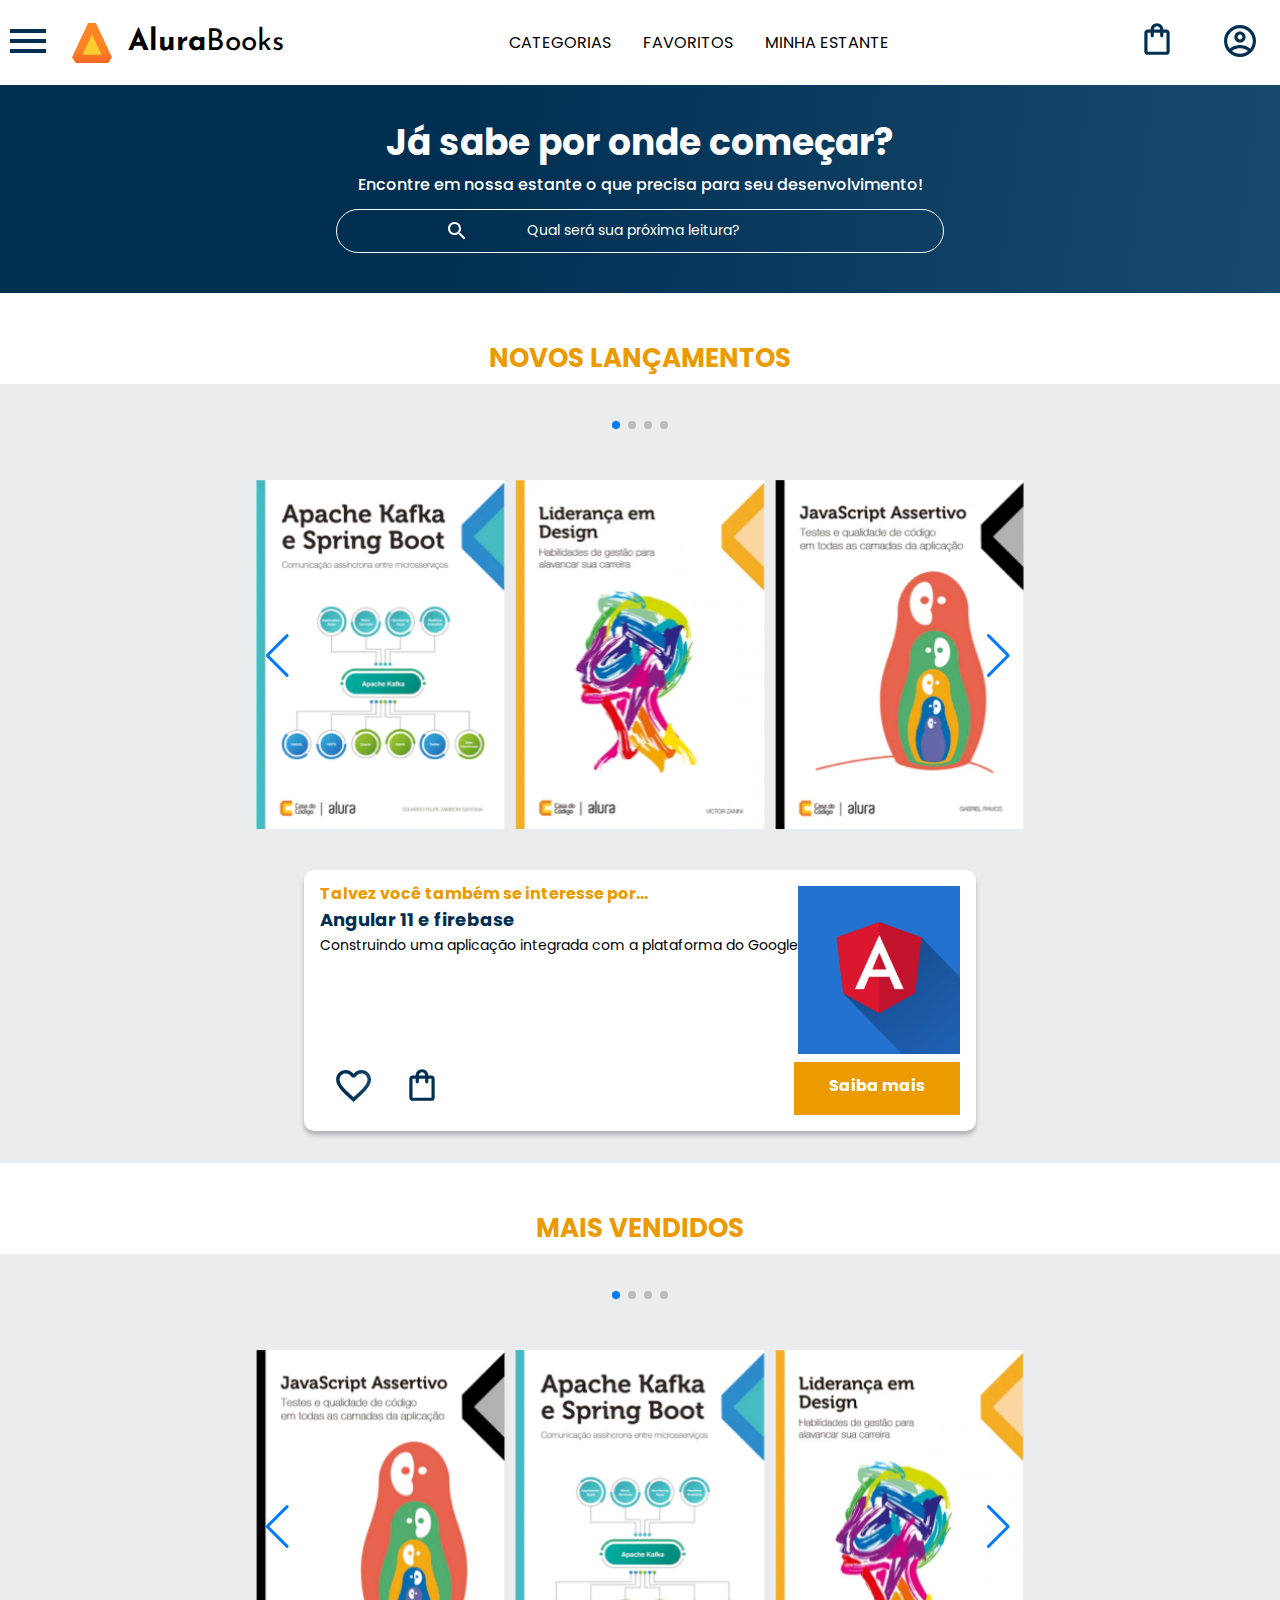
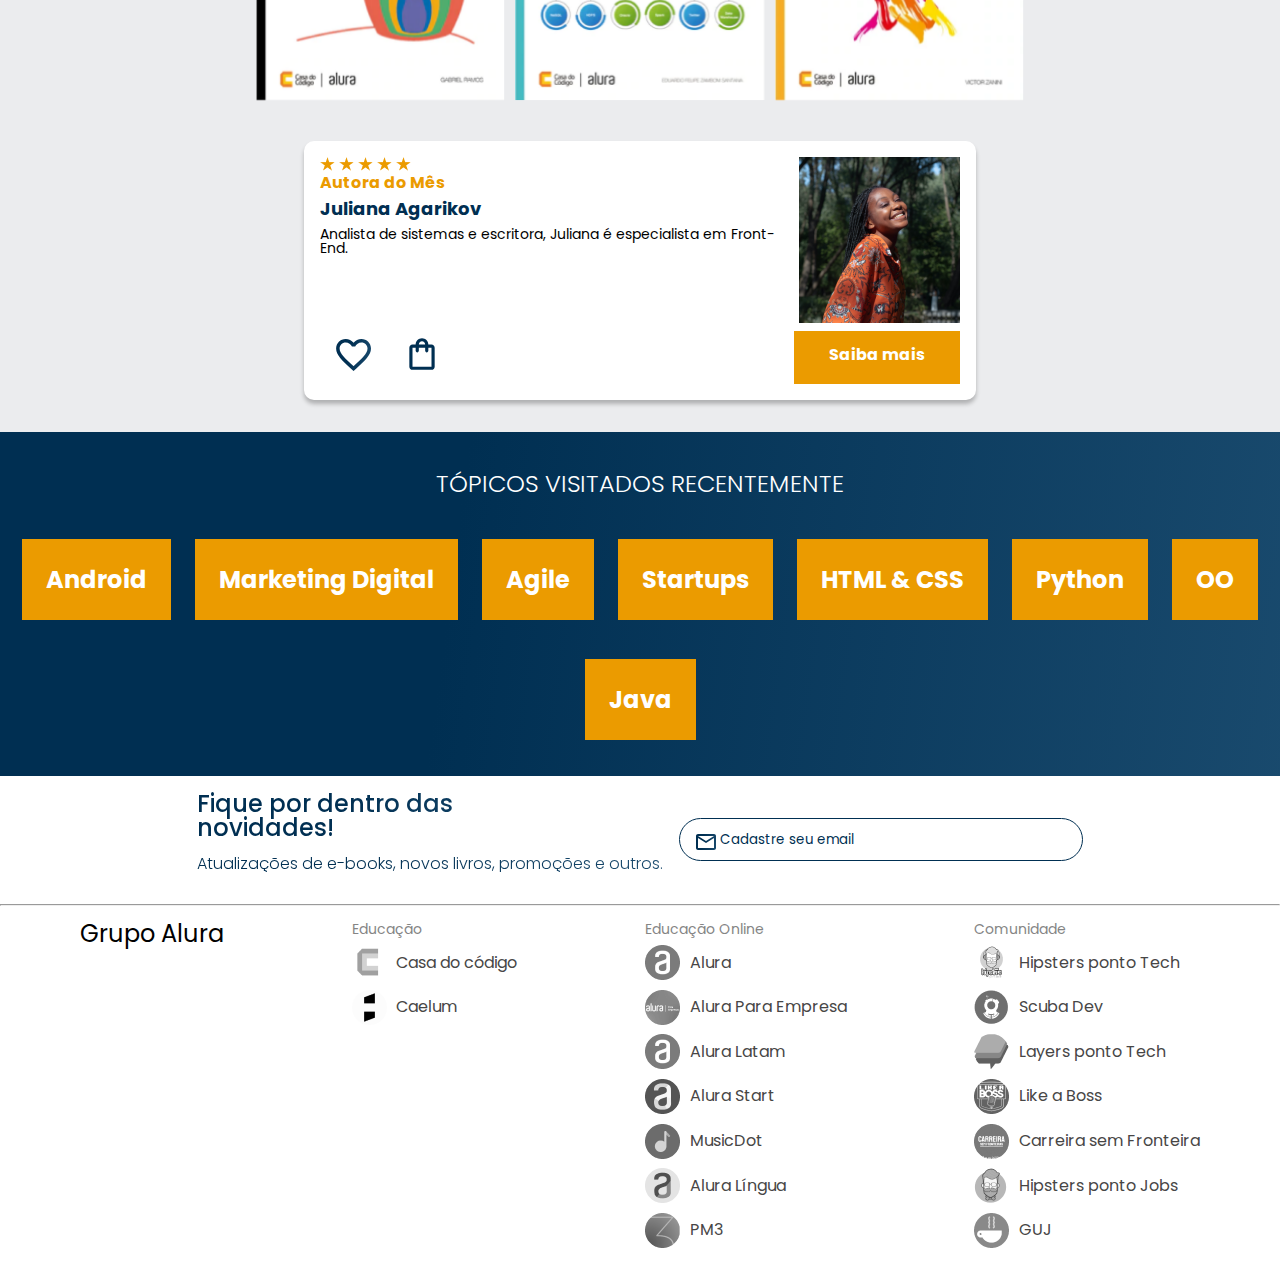
<file: index.html>
<!DOCTYPE html>
<html>

<head>
    <meta charset="UTF-8">
    <meta name="viewport" content="width=device-width, initial-scale=1.0">
    <title>AluraBooks</title>
    <link rel="stylesheet" href="reset.css">
    <link rel="icon" href="img/Logo.svg">
    <link rel="preconnect" href="https://fonts.googleapis.com">
    <link rel="preconnect" href="https://fonts.gstatic.com" crossorigin>
    <link href="https://fonts.googleapis.com/css2?family=Inter:wght@400;700&family=Montserrat+Alternates:wght@300&family=Poppins:wght@300;400;500;700&display=swap" rel="stylesheet">
    <link rel="stylesheet" href="https://cdn.jsdelivr.net/npm/swiper@8/swiper-bundle.min.css"/>
    <link rel="preconnect" href="https://fonts.googleapis.com">
    <link rel="preconnect" href="https://fonts.gstatic.com" crossorigin>
    <link href="https://fonts.googleapis.com/css2?family=Inter:wght@400;700&family=Josefin+Sans:wght@400;700&display=swap" rel="stylesheet">
    <link rel="stylesheet" href="styles.css">

   
</head>

<body>
    <header class="cabeçalho">
      <div class="container"> 
        <input type="checkbox" id="menu" class="container__botao">
        <label for="menu" class="container__rotulo">
       <span class="cabeçalho__menu-hamburguer container__imagem"></span> 
    </label>

    <ul class="lista-menu">
      <li class="lista-menu__titulo">Categorias</li>
      <li class="lista-menu__item"><a href="#" class="lista-menu__link">Programação</a>
      </li>
      <li class="lista-menu__item"><a href="#" class="lista-menu__link">Front-End</a>
      </li>
      <li class="lista-menu__item"><a href="#" class="lista-menu__link">Infraestrutura</a>
      </li>
      <li class="lista-menu__item"><a href="#" class="lista-menu__link">Busines</a>
      </li>
      <li class="lista-menu__item"><a href="#" class="lista-menu__link">Design & UX</a>
      </li>
  </ul>
    
       <img src="img/Logo.svg" alt="Logo da ArulaBooks" class="container__imagem">
       <h1 class="container__titulo"><b class="container__titulo--negrito">Alura</b>Books</h1>
      </div>

      <ul class="opções">
        <input type="checkbox" id="opções__menu" class="opções__botão">
        <label for="opções__menu" class="opções__rotulo">
        <li class="opções__item">Categorias</li>
      </label>

      <ul class="lista-menu">
        <li class="lista-menu__item"><a href="#" class="lista-menu__link">Programação</a></li>
        <li class="lista-menu__item"><a href="#" class="lista-menu__link">Front-End</a></li>
        <li class="lista-menu__item"><a href="#" class="lista-menu__link">Infraestrutura</a></li>
        <li class="lista-menu__item"><a href="#" class="lista-menu__link">Busines</a></li>
        <li class="lista-menu__item"><a href="#" class="lista-menu__link">Design & UX</a></li>
    </ul>

        <li class="opções__item" <a href="#" class="opções__link">Favoritos</a></li>
        <li class="opções__item" <a href="#" class="opções__link">Minha estante</a></li>
      </ul>

      <div class="container">
       <a href="#"><img src="img/Favoritos.svg" alt="Meus favoritos"
          class="container__imagem container__imagem-transparente" >
        </a>
       <a href="#" class="container__link">
        <img src="img/Compras.svg" alt="Carrinhos de compras"  class="container__imagem">
        <p class="container__texto">Minha sacola</p>

      </a>
       <a href="#" class="container__link">
        <img src="img/Usuário.svg" alt="Meu perfil"  class="container__imagem">
        <p class="container__texto">Meu perfil</p>
      </a>
       </div>

    </header>

     <section class="banner">
     <h2 class="banner__titulo">Já sabe por onde começar?</h2>
     <p  class="banner__texto">Encontre em nossa estante o que precisa para seu desenvolvimento!</p>
     <input type="search" class="banner__pesquisa" placeholder="Qual será sua próxima leitura?">
    </section>

    <section class="carrossel">
        <h2 class="carrossel__titulo">Novos lançamentos</h2>
        <!-- Slider main container -->
<div class="carrossel__container">
<div class="swiper">
    <!-- Additional required wrapper -->
    <!-- If we need pagination -->
    <div class="swiper-pagination"></div>
    <div class="swiper-wrapper">
      <!-- Slides -->
      <div class="swiper-slide"><img src="img/ApacheKafka.png" alt="Livro sobre apache kafka e spring boot da Alura books"></div>
      <div class="swiper-slide"><img src="img/Liderança.png" alt="Livro sobre liderança em design da Alura books"></div>
      <div class="swiper-slide"><img src="img/Javascript.png" alt="Livro assertivo de Javascript da Alura books"></div>
      <div class="swiper-slide"><img src="img/Guia Front-end.png" alt="Livro front-end Alura books"></div>
      <div class="swiper-slide"><img src="img/Portugol.png" alt="Livro sobre Portugol"></div>
      <div class="swiper-slide"><img src="img/Acessibilidade.svg" alt="Livro sobre Acessibilidade"></div>


      ...
    </div>
    
  
    <!-- If we need navigation buttons -->
    <div class="swiper-button-prev"></div>
    <div class="swiper-button-next"></div>
  </div>

  <div class="card">
    <!--Primeira Linha-->
    <div class="card__descrição">
        <!--Primeira Coluna-->
        <div class="descrição">
        <h3 class="descrição__titulo">Talvez você também se interesse por...</h3>  
        <h2 class="descrição__titulo-livro">Angular 11 e firebase</h2>
        <p class="descrição__texto">Construindo uma aplicação integrada com a plataforma do Google</p>
        </div>

        <!--Segunda Coluna-->
        <img src="img/Angular.png" class="descrição__imagem">
        
    </div>

     <!--Segunda Linha-->
     <div class="card__botões">
        <!--Primeira coluna-->
        <ul class="botões">
            <li class="botões__item"><img src="img/Favoritos.svg" alt="Favoritar livro"></li>
            <li class="botões__item"><img src="img/Compras.svg" alt="Adicionar no carrinho de compras"></li>
        </ul>

        <!--Segunda coluna-->
        <a href="#" class="botões__ancora">Saiba mais</a>
    </div>
  </div>
</div>      
    </section>

    <section class="carrossel">
        <h2 class="carrossel__titulo">Mais vendidos</h2>
        <!-- Slider main container -->
        <div class="carrossel__container">
<div class="swiper">
    <!-- Additional required wrapper -->
    <!-- If we need pagination -->
    <div class="swiper-pagination"></div>
    <div class="swiper-wrapper">
      <!-- Slides -->
      <div class="swiper-slide"><img src="img/Javascript.png" alt="Livro assertivo de Javascript da Alura books"></div>
      <div class="swiper-slide"><img src="img/ApacheKafka.png" alt="Livro sobre apache kafka e spring boot da Alura books"></div>
      <div class="swiper-slide"><img src="img/Liderança.png" alt="Livro sobre liderança em design da Alura books"></div>
      <div class="swiper-slide"><img src="img/Guia Front-end.png" alt="Livro front-end Alura books"></div>
      <div class="swiper-slide"><img src="img/Portugol.png" alt="Livro sobre Portugol"></div>
      <div class="swiper-slide"><img src="img/Acessibilidade.svg" alt="Livro sobre Acessibilidade"></div>


      ...
    </div>
    
  
    <!-- If we need navigation buttons -->
    <div class="swiper-button-prev"></div>
    <div class="swiper-button-next"></div>
  </div>

  <div class="card">
    <!--Primeira Linha-->
    <div class="card__descrição">
        <!--Primeira Coluna-->
        <div class="descrição">
            <img src="img/Estrelinhas.png" alt="Avaliação 5 estrelas">
        <h3 class="descrição__titulo">Autora do Mês</h3>  
        <h2 class="descrição__titulo-livro">Juliana Agarikov</h2>
        <p class="descrição__texto">Analista de sistemas e escritora, Juliana é especialista em Front-End. </p>
        </div>

        <!--Segunda Coluna-->
        <img src="img/Perfil-escritora 1-1.png" class="descrição__imagem">
        
    </div>

     <!--Segunda Linha-->
     <div class="card__botões">
        <!--Primeira coluna-->
        <ul class="botões">
            <li class="botões__item"><img src="img/Favoritos.svg" alt="Favoritar livro"></li>
            <li class="botões__item"><img src="img/Compras.svg" alt="Adicionar no carrinho de compras"></li>
        </ul>

        <!--Segunda coluna-->
        <a href="#" class="botões__ancora">Saiba mais</a>
    </div>
  </div>
</div>
    </section>

    <section class="tópicos">
        <h2 class="tópicos__titulo">TÓPICOS VISITADOS RECENTEMENTE</h2>
        <ul class="tópicos__lista">
            <li class="tópico__item"><a href="#" class="tópicos__link">Android</a></li>
            <li class="tópico__item"><a href="#" class="tópicos__link">
               Marketing Digital 
            </a></li>

            <li class="tópico__item"><a href="#" class="tópicos__link">
               Agile 
            </a></li>

            <li class="tópico__item"><a href="#" class="tópicos__link">
              Startups  
            </a></li>

            <li class="tópico__item"><a href="#" class="tópicos__link">
               HTML & CSS 
            </a></li>

            <li class="tópico__item"><a href="#" class="tópicos__link">
                Python
            </a></li>

            <li class="tópico__item"><a href="#" class="tópicos__link">
                OO
            </a></li>

            <li class="tópico__item"><a href="#" class="tópicos__link">
                Java
            </a></li>
        </ul>

    </section>
    
    <section class="contato">
      <div class="contato__descrição">
    <h2 class="contato__titulo">Fique por dentro das novidades!</h2>
    <p class="contato__texto">Atualizações de e-books, novos livros, promoções e outros.</p>
  </div>
    <input type="email" placeholder="Cadastre seu email" class="contato__email">
    </section>

    <hr />

    <footer class="rodapé">
      <h2 class="rodapé__titulo">Grupo Alura</h2>
      <ul class="lista-rodapé">
        <li class="lista-rodapé__titulo">Educação</li>
        <li class="lista-rodapé__item">
          <img src="img/CasaDoCodigo.png" alt="Logo da casa do código">
          <a href="#" class="lista-rodapé__link">Casa do código</a>
        </li>

        <li class="lista-rodapé__item">
          <img src="img/Caelum.png" alt="Logo da Caelum">
          <a href="#" class="lista-rodapé__link">Caelum</a>
        </li>
      </ul>

      <ul class="lista-rodapé">
        <li class="lista-rodapé__titulo">Educação Online</li>
        <li class="lista-rodapé__item">
          <img src="img/Alura.png" alt="Logo da Alura">
          <a href="#" class="lista-rodapé__link">Alura</a>
        </li>

        <li class="lista-rodapé__item">
          <img src="img/AluraEmpresas.png" alt="Logo da Alura empresas">
          <a href="#" class="lista-rodapé__link">Alura Para Empresa</a>
        </li>

        <li class="lista-rodapé__item">
          <img src="img/AluraLatam.png" alt="Logo da Alura Latam">
          <a href="#" class="lista-rodapé__link">Alura Latam</a>
        </li>

        <li class="lista-rodapé__item">
          <img src="img/AluraStart.png" alt="Logo da Alura Start">
          <a href="#" class="lista-rodapé__link">Alura Start</a>
        </li>

        <li class="lista-rodapé__item">
          <img src="img/MusicDot.png" alt="Logo MusicDot">
          <a href="#" class="lista-rodapé__link">MusicDot</a>
        </li>

        <li class="lista-rodapé__item">
          <img src="img/AluraLingua.png" alt="Logo da Alura Língua">
          <a href="#" class="lista-rodapé__link">Alura Língua</a>
        </li>

        <li class="lista-rodapé__item">
          <img src="img/PM3.png" alt="Logo da PM3">
          <a href="#" class="lista-rodapé__link">PM3</a>
        </li>
      </ul>

        <ul class="lista-rodapé">
          <li class="lista-rodapé__titulo">Comunidade</li>
          <li class="lista-rodapé__item">
            <img src="img/HipstersTech.png" alt="Logo Hipsters ponto Tech">
            <a href="#" class="lista-rodapé__link">Hipsters ponto Tech</a>
          </li>

          <li class="lista-rodapé__item">
            <img src="img/Scuba.png" alt="Logo Scuba Dev">
            <a href="#" class="lista-rodapé__link">Scuba Dev</a>
          </li>

          <li class="lista-rodapé__item">
            <img src="img/Layers.png" alt="Logo Layers ponto Tech">
            <a href="#" class="lista-rodapé__link">Layers ponto Tech</a>
          </li>

          <li class="lista-rodapé__item">
            <img src="img/LikeABoss.png" alt="Logo Like a Boss">
            <a href="#" class="lista-rodapé__link">Like a Boss</a>
          </li>

          <li class="lista-rodapé__item">
            <img src="img/CarreiraSemFronteira.png" alt="Logo Carreira sem Fronteira">
            <a href="#" class="lista-rodapé__link">Carreira sem Fronteira</a>
          </li>

          <li class="lista-rodapé__item">
            <img src="img/HipstersJobs.png" alt="Logo Hipsters ponto Jobs">
            <a href="#" class="lista-rodapé__link">Hipsters ponto Jobs</a>
          </li>

          <li class="lista-rodapé__item">
            <img src="img/GUJ.png" alt="Logo da GUJ">
            <a href="#" class="lista-rodapé__link">GUJ</a>
          </li>
        </ul>
       

      </ul>
    </footer>

    <script src="https://cdn.jsdelivr.net/npm/swiper@8/swiper-bundle.min.js"></script>
    <script>
        const swiper = new Swiper('.swiper', {
         spaceBetween: 10,
         slidesPerView: 3,
         pagination: {
         el: '.swiper-pagination',
         type: 'bullets',
  },
});
    </script>
</body>

</html>
</file>
<file: styles.css>
@import url("styles/header.css");
@import url("styles/banner.css");
@import url("styles/carrossel.css");
@import url("styles/topicos.css");
@import url("styles/contato.css");
@import url("styles/rodape.css");
:root {
    --cor-de-fundo: #EBECEE;
    --branco: #FFFFFF;
    --laranja: #EB9B00;
    --azul-degrade: linear-gradient(97.54deg, #002F52 35.49%, #326589 165.37%);
    --fonte-principal: "Poppins";
    --Azul: #002F52;
    --fonte-secundaria: "Josefin Sans";
    --preto: #000000;
    --cinza: #474646;
    --cinza-claro: #858585;
}   

body {
    background-color: var(--cor-de-fundo);
    font-family: var(--fonte-principal);
    font-size: 16px ;
    font-weight: 400;

}
</file>
